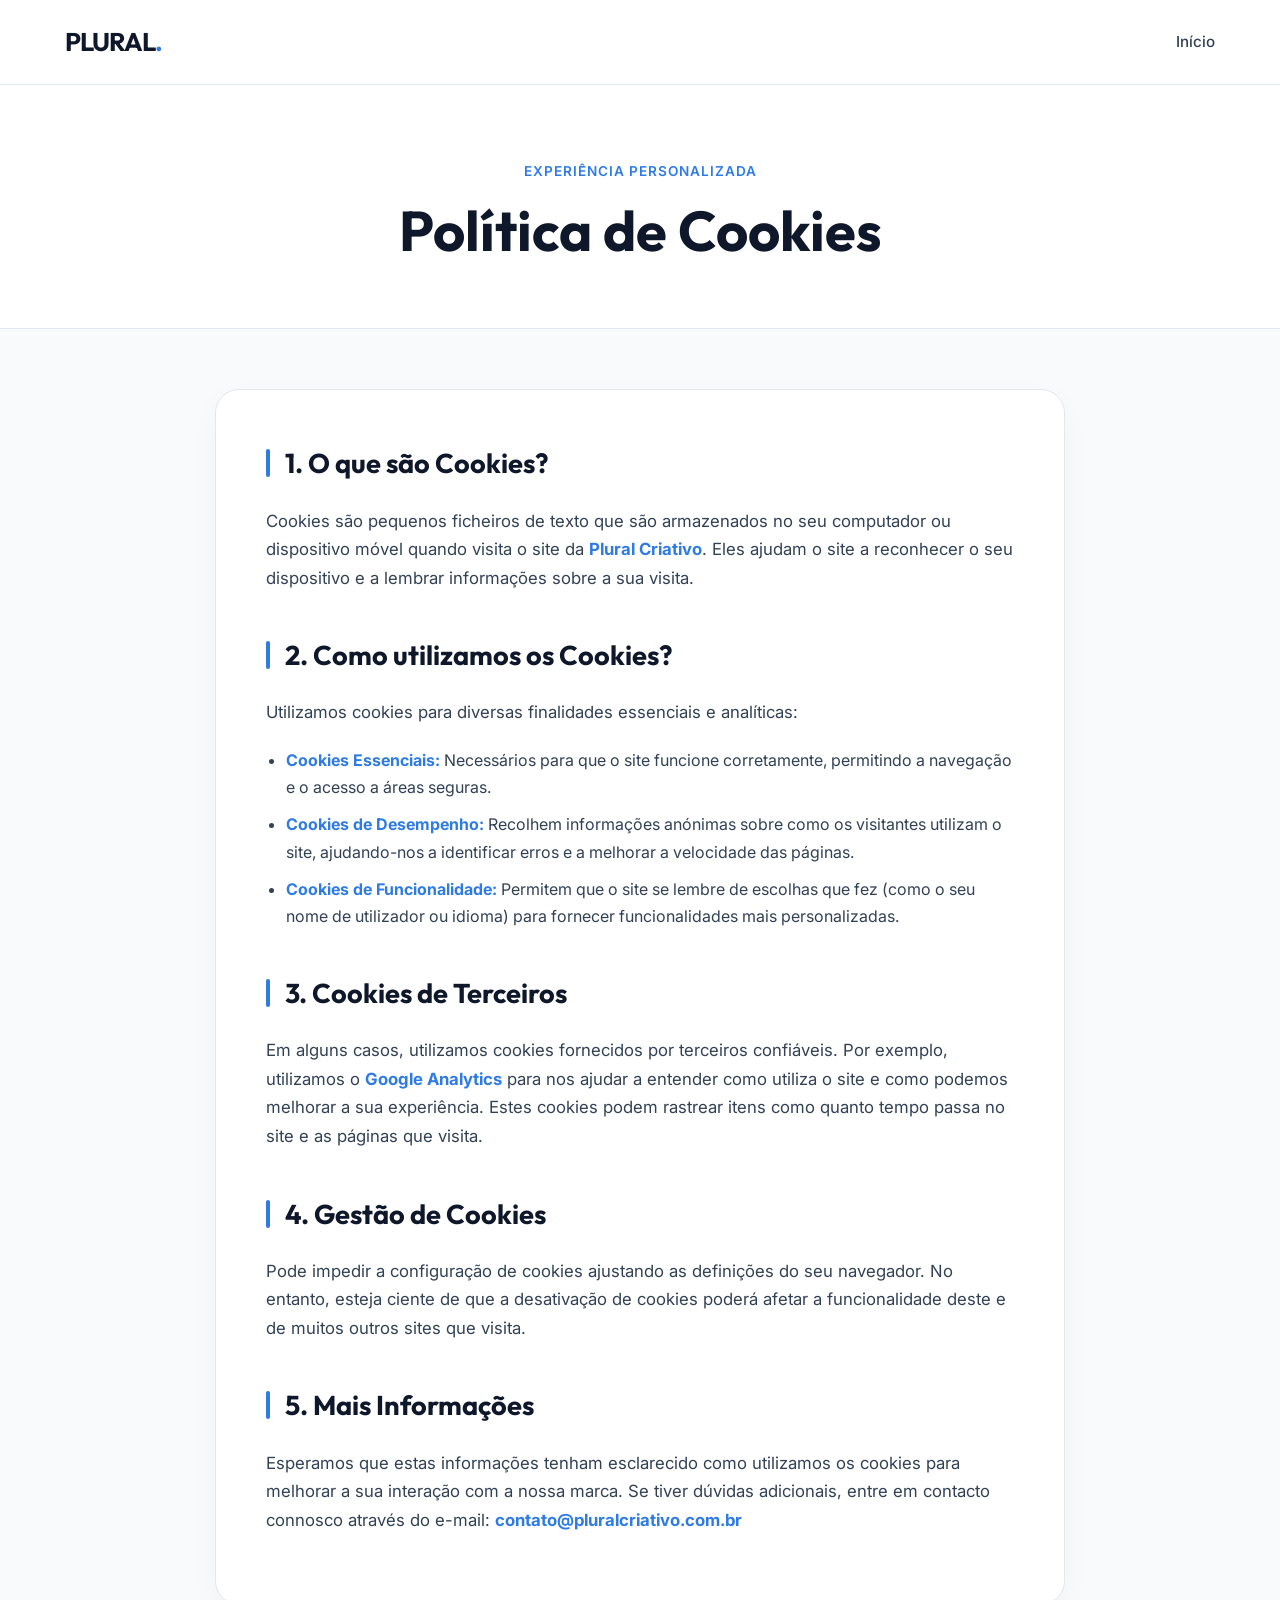
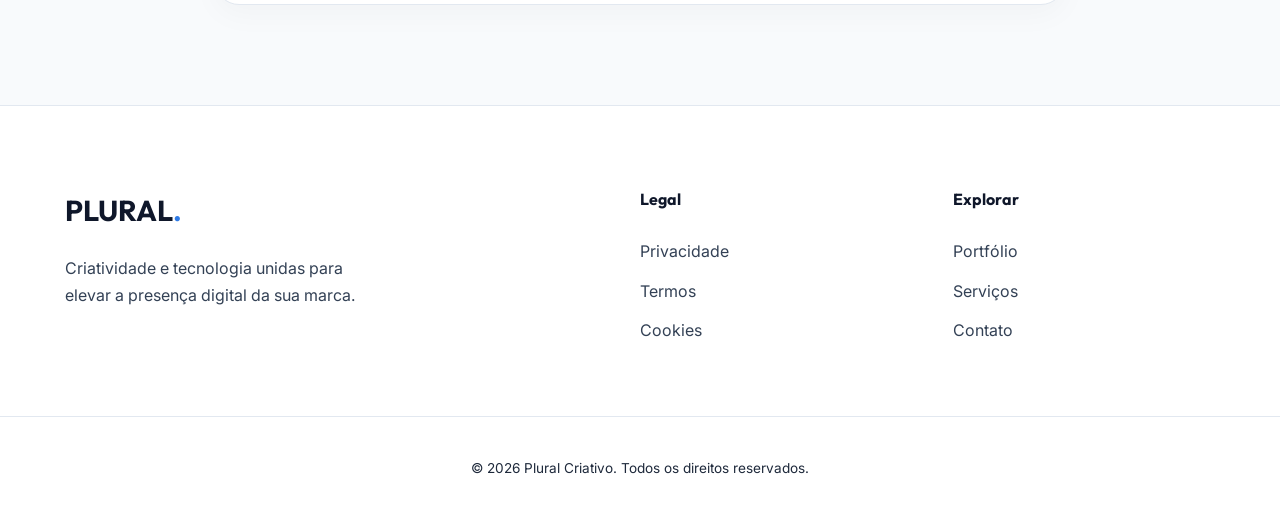
<file: paginas/politica-de-cookies.html>
<!doctype html>
<html lang="pt-BR">
  <head>
    <meta charset="UTF-8" />
    <meta
      name="viewport"
      content="width=device-width, initial-scale=1.0, maximum-scale=1.0, user-scalable=no"
    />
    <title>Política de Cookies — Plural Criativo</title>

    <link
      rel="stylesheet"
      href="https://cdnjs.cloudflare.com/ajax/libs/font-awesome/6.0.0/css/all.min.css"
    />
    <link
      href="https://fonts.googleapis.com/css2?family=Inter:wght@300;400;600;700&family=Outfit:wght@400;600;700&display=swap"
      rel="stylesheet"
    />

    <style>
      :root {
        --primary-500: #2f7be6;
        --primary-400: #4aa3ff;
        --primary-600: #1e61c0;
        --white: #ffffff;
        --gray-50: #f8fafc;
        --gray-100: #f1f5f9;
        --gray-200: #e2e8f0;
        --gray-700: #334155;
        --gray-800: #1e293b;
        --gray-900: #0f172a;
        --transition: 0.4s cubic-bezier(0.4, 0, 0.2, 1);
      }

      * {
        margin: 0;
        padding: 0;
        box-sizing: border-box;
      }

      body {
        font-family: "Inter", sans-serif;
        background-color: var(--gray-50);
        color: var(--gray-800);
        line-height: 1.7;
        overflow-x: hidden;
      }

      header {
        position: fixed;
        top: 0;
        width: 100%;
        z-index: 1000;
        padding: 20px 0;
        background: rgba(255, 255, 255, 0.9);
        backdrop-filter: blur(15px);
        border-bottom: 1px solid var(--gray-200);
        transition: var(--transition);
      }

      header.scrolled {
        padding: 15px 0;
        background: rgba(255, 255, 255, 0.98);
        box-shadow: 0 4px 20px rgba(0, 0, 0, 0.05);
      }

      .container {
        max-width: 1200px;
        margin: 0 auto;
        padding: 0 25px;
        display: flex;
        justify-content: space-between;
        align-items: center;
      }

      .logo {
        font-family: "Outfit", sans-serif;
        font-size: 1.6rem;
        font-weight: 700;
        color: var(--gray-900);
        text-decoration: none;
        letter-spacing: -1px;
      }

      .logo span {
        color: var(--primary-500);
      }

      nav ul {
        display: flex;
        list-style: none;
        gap: 30px;
        align-items: center;
      }

      nav a {
        color: var(--gray-700);
        text-decoration: none;
        font-weight: 500;
        font-size: 0.95rem;
        transition: var(--transition);
      }

      nav a:hover {
        color: var(--primary-500);
      }

      .policy-hero {
        padding: 160px 0 40px;
        text-align: center;
        background: var(--white);
        border-bottom: 1px solid var(--gray-200);
      }

      .policy-hero h1 {
        font-family: "Outfit", sans-serif;
        font-size: clamp(2.5rem, 6vw, 3.5rem);
        margin-bottom: 10px;
        color: var(--gray-900);
      }

      .policy-hero p {
        color: var(--primary-500);
        font-weight: 600;
        letter-spacing: 1px;
        text-transform: uppercase;
        font-size: 0.85rem;
      }

      .content-wrap {
        max-width: 900px;
        margin: 60px auto 100px;
        padding: 0 25px;
      }

      .card {
        background: var(--white);
        border: 1px solid var(--gray-200);
        border-radius: 24px;
        padding: 50px;
        box-shadow: 0 10px 30px rgba(0, 0, 0, 0.03);
      }

      .card h2 {
        font-family: "Outfit", sans-serif;
        color: var(--gray-900);
        margin: 40px 0 20px;
        font-size: 1.7rem;
        display: flex;
        align-items: center;
        gap: 15px;
      }

      .card h2::before {
        content: "";
        width: 4px;
        height: 28px;
        background: var(--primary-500);
        border-radius: 2px;
      }

      .card h2:first-child {
        margin-top: 0;
      }

      .card p {
        color: var(--gray-700);
        margin-bottom: 20px;
        font-size: 1.05rem;
      }

      .card ul {
        margin-bottom: 20px;
        padding-left: 20px;
        color: var(--gray-700);
      }

      .card li {
        margin-bottom: 10px;
      }

      .card strong {
        color: var(--primary-500);
      }

      footer {
        background: var(--white);
        padding: 80px 0 40px;
        border-top: 1px solid var(--gray-200);
      }

      .footer-grid {
        display: grid;
        grid-template-columns: 2fr 1fr 1fr;
        gap: 50px;
        margin-bottom: 60px;
        max-width: 1200px;
        margin: 0 auto 60px;
        padding: 0 25px;
      }

      .footer-logo {
        font-family: "Outfit", sans-serif;
        font-size: 1.8rem;
        font-weight: 700;
        color: var(--gray-900);
        margin-bottom: 20px;
        display: block;
        text-decoration: none;
      }

      .footer-logo span {
        color: var(--primary-500);
      }

      .footer-desc {
        color: var(--gray-700);
        max-width: 320px;
      }

      .footer-col h4 {
        color: var(--gray-900);
        margin-bottom: 25px;
        font-family: "Outfit", sans-serif;
      }

      .footer-col ul {
        list-style: none;
        padding: 0;
      }
      .footer-col li {
        margin-bottom: 12px;
      }
      .footer-col a {
        color: var(--gray-700);
        text-decoration: none;
        transition: var(--transition);
      }
      .footer-col a:hover {
        color: var(--primary-500);
        padding-left: 5px;
      }

      .footer-bottom {
        text-align: center;
        padding-top: 40px;
        border-top: 1px solid var(--gray-200);
        color: var(--gray-500);
        font-size: 0.85rem;
      }

      #btnTop {
        position: fixed;
        bottom: 30px;
        right: 30px;
        width: 50px;
        height: 50px;
        background: var(--primary-500);
        color: white;
        border: none;
        border-radius: 50%;
        display: none;
        cursor: pointer;
        z-index: 1001;
        box-shadow: 0 10px 20px rgba(47, 123, 230, 0.3);
        transition: 0.3s;
      }

      @media (max-width: 768px) {
        .nav-desktop {
          display: none;
        }
        .footer-grid {
          grid-template-columns: 1fr;
        }
        .card {
          padding: 30px 20px;
        }
      }
    </style>
  </head>
  <body>
    <header id="mainHeader">
      <div class="container">
        <a href="../index.html" class="logo">PLURAL<span>.</span></a>
        <nav class="nav-desktop">
          <ul>
            <li><a href="../index.html">Início</a></li>
          </ul>
        </nav>
      </div>
    </header>

    <main>
      <section class="policy-hero">
        <p>Experiência Personalizada</p>
        <h1>Política de Cookies</h1>
      </section>

      <section class="content-wrap">
        <div class="card">
          <article>
            <h2>1. O que são Cookies?</h2>
            <p>
              Cookies são pequenos ficheiros de texto que são armazenados no seu
              computador ou dispositivo móvel quando visita o site da
              <strong>Plural Criativo</strong>. Eles ajudam o site a reconhecer
              o seu dispositivo e a lembrar informações sobre a sua visita.
            </p>

            <h2>2. Como utilizamos os Cookies?</h2>
            <p>
              Utilizamos cookies para diversas finalidades essenciais e
              analíticas:
            </p>
            <ul>
              <li>
                <strong>Cookies Essenciais:</strong> Necessários para que o site
                funcione corretamente, permitindo a navegação e o acesso a áreas
                seguras.
              </li>
              <li>
                <strong>Cookies de Desempenho:</strong> Recolhem informações
                anónimas sobre como os visitantes utilizam o site, ajudando-nos
                a identificar erros e a melhorar a velocidade das páginas.
              </li>
              <li>
                <strong>Cookies de Funcionalidade:</strong> Permitem que o site
                se lembre de escolhas que fez (como o seu nome de utilizador ou
                idioma) para fornecer funcionalidades mais personalizadas.
              </li>
            </ul>

            <h2>3. Cookies de Terceiros</h2>
            <p>
              Em alguns casos, utilizamos cookies fornecidos por terceiros
              confiáveis. Por exemplo, utilizamos o
              <strong>Google Analytics</strong> para nos ajudar a entender como
              utiliza o site e como podemos melhorar a sua experiência. Estes
              cookies podem rastrear itens como quanto tempo passa no site e as
              páginas que visita.
            </p>

            <h2>4. Gestão de Cookies</h2>
            <p>
              Pode impedir a configuração de cookies ajustando as definições do
              seu navegador. No entanto, esteja ciente de que a desativação de
              cookies poderá afetar a funcionalidade deste e de muitos outros
              sites que visita.
            </p>

            <h2>5. Mais Informações</h2>
            <p>
              Esperamos que estas informações tenham esclarecido como utilizamos
              os cookies para melhorar a sua interação com a nossa marca. Se
              tiver dúvidas adicionais, entre em contacto connosco através do
              e-mail: <strong>contato@pluralcriativo.com.br</strong>
            </p>
          </article>
        </div>
      </section>
    </main>

    <footer>
      <div class="footer-grid">
        <div class="footer-brand">
          <a href="../index.html" class="footer-logo">PLURAL<span>.</span></a>
          <p class="footer-desc">
            Criatividade e tecnologia unidas para elevar a presença digital da
            sua marca.
          </p>
        </div>

        <div class="footer-col">
          <h4>Legal</h4>
          <ul>
            <li><a href="politica-de-privacidade.html">Privacidade</a></li>
            <li><a href="termos-de-uso.html">Termos</a></li>
            <li><a href="politica-de-cookies.html">Cookies</a></li>
          </ul>
        </div>

        <div class="footer-col">
          <h4>Explorar</h4>
          <ul>
            <li><a href="../index.html#portfolio">Portfólio</a></li>
            <li><a href="../index.html#servicos">Serviços</a></li>
            <li><a href="../index.html#contato">Contato</a></li>
          </ul>
        </div>
      </div>
      <div class="footer-bottom">
        <p>
          &copy; <span id="year"></span> Plural Criativo. Todos os direitos
          reservados.
        </p>
      </div>
    </footer>

    <button id="btnTop"><i class="fas fa-chevron-up"></i></button>

    <script>
      window.onscroll = function () {
        const header = document.getElementById("mainHeader");
        const btn = document.getElementById("btnTop");
        if (
          document.body.scrollTop > 50 ||
          document.documentElement.scrollTop > 50
        ) {
          header.classList.add("scrolled");
          btn.style.display = "block";
        } else {
          header.classList.remove("scrolled");
          btn.style.display = "none";
        }
      };

      document.getElementById("btnTop").onclick = function () {
        window.scrollTo({ top: 0, behavior: "smooth" });
      };

      document.getElementById("year").textContent = new Date().getFullYear();
    </script>
  </body>
</html>
</file>
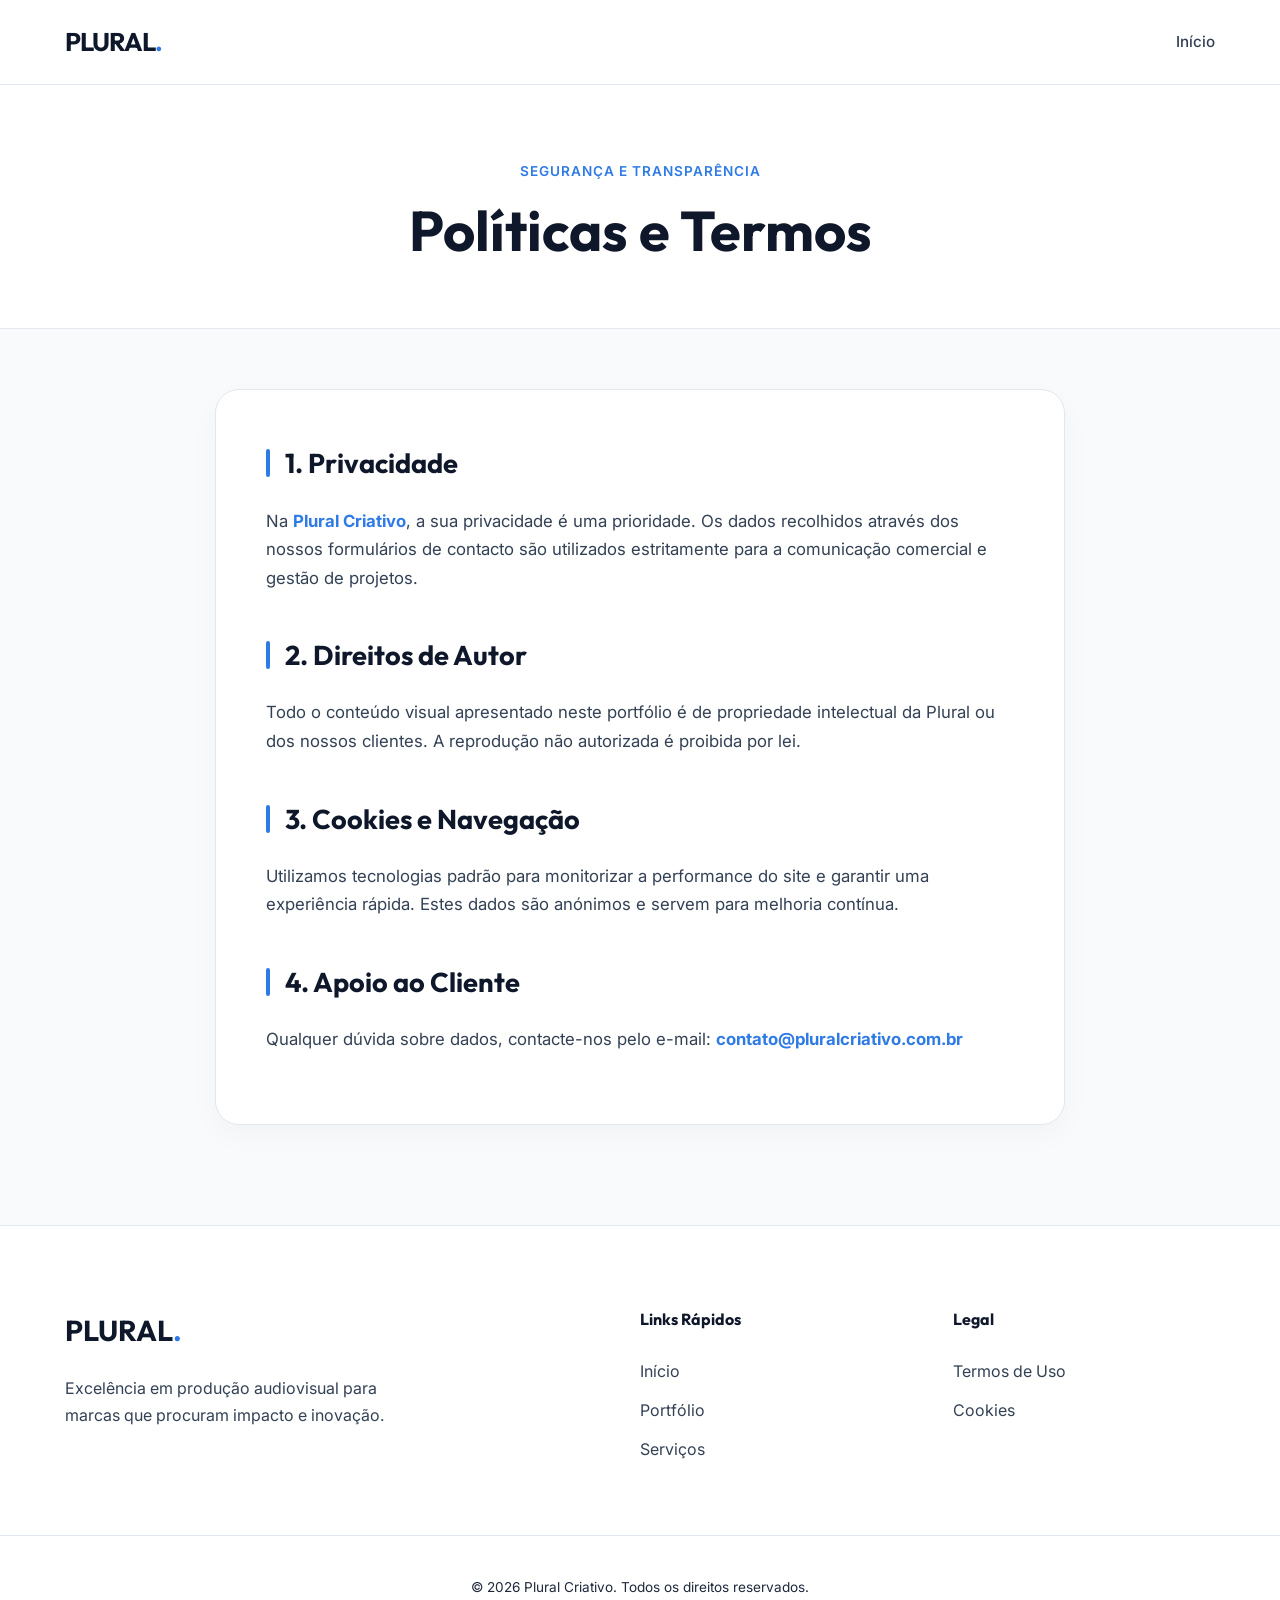
<file: paginas/politica-de-privacidade.html>
<!DOCTYPE html>
<html lang="pt-BR">
<head>
  <meta charset="UTF-8" />
  <meta name="viewport" content="width=device-width, initial-scale=1.0, maximum-scale=1.0, user-scalable=no" />
  <title>Políticas e Termos — Plural Criativo</title>

  <link rel="stylesheet" href="https://cdnjs.cloudflare.com/ajax/libs/font-awesome/6.0.0/css/all.min.css" />
  <link href="https://fonts.googleapis.com/css2?family=Inter:wght@300;400;600;700&family=Outfit:wght@400;600;700&display=swap" rel="stylesheet" />

  <style>
    :root {
      --primary-500: #2f7be6;
      --primary-400: #4aa3ff;
      --primary-600: #1e61c0;
      --white: #ffffff;
      --gray-50: #f8fafc;
      --gray-100: #f1f5f9;
      --gray-200: #e2e8f0;
      --gray-300: #cbd5e1;
      --gray-700: #334155;
      --gray-800: #1e293b;
      --gray-900: #0f172a;
      --transition: 0.4s cubic-bezier(0.4, 0, 0.2, 1);
    }

    * { margin: 0; padding: 0; box-sizing: border-box; }

    body {
      font-family: "Inter", sans-serif;
      background-color: var(--gray-50);
      color: var(--gray-800);
      line-height: 1.7;
      overflow-x: hidden;
    }

    header {
      position: fixed;
      top: 0;
      width: 100%;
      z-index: 1000;
      padding: 20px 0;
      background: rgba(255, 255, 255, 0.9);
      backdrop-filter: blur(15px);
      border-bottom: 1px solid var(--gray-200);
      transition: var(--transition);
    }

    header.scrolled {
      padding: 15px 0;
      background: rgba(255, 255, 255, 0.98);
      box-shadow: 0 4px 20px rgba(0, 0, 0, 0.05);
    }

    .container {
      max-width: 1200px;
      margin: 0 auto;
      padding: 0 25px;
      display: flex;
      justify-content: space-between;
      align-items: center;
    }

    .logo {
      font-family: "Outfit", sans-serif;
      font-size: 1.6rem;
      font-weight: 700;
      color: var(--gray-900);
      text-decoration: none;
      letter-spacing: -1px;
    }

    .logo span { color: var(--primary-500); }

    nav ul {
      display: flex;
      list-style: none;
      gap: 30px;
      align-items: center;
    }

    nav a {
      color: var(--gray-700);
      text-decoration: none;
      font-weight: 500;
      font-size: 0.95rem;
      transition: var(--transition);
    }

    nav a:hover { color: var(--primary-500); }

    .btn-blue {
      background: var(--primary-500);
      color: var(--white) !important;
      padding: 10px 22px;
      border-radius: 50px;
      font-weight: 600;
    }

    .policy-hero {
      padding: 160px 0 40px;
      text-align: center;
      background: var(--white);
      border-bottom: 1px solid var(--gray-200);
    }

    .policy-hero h1 {
      font-family: "Outfit", sans-serif;
      font-size: clamp(2.5rem, 6vw, 3.5rem);
      margin-bottom: 10px;
      color: var(--gray-900);
    }

    .policy-hero p {
      color: var(--primary-500);
      font-weight: 600;
      letter-spacing: 1px;
      text-transform: uppercase;
      font-size: 0.85rem;
    }

    .content-wrap {
      max-width: 900px;
      margin: 60px auto 100px;
      padding: 0 25px;
    }

    .card {
      background: var(--white);
      border: 1px solid var(--gray-200);
      border-radius: 24px;
      padding: 50px;
      box-shadow: 0 10px 30px rgba(0, 0, 0, 0.03);
    }

    .card h2 {
      font-family: "Outfit", sans-serif;
      color: var(--gray-900);
      margin: 40px 0 20px;
      font-size: 1.7rem;
      display: flex;
      align-items: center;
      gap: 15px;
    }

    .card h2::before {
      content: "";
      width: 4px;
      height: 28px;
      background: var(--primary-500);
      border-radius: 2px;
    }

    .card h2:first-child { margin-top: 0; }

    .card p {
      color: var(--gray-700);
      margin-bottom: 20px;
      font-size: 1.05rem;
    }

    .card strong { color: var(--primary-500); }

    footer {
      background: var(--white);
      padding: 80px 0 40px;
      border-top: 1px solid var(--gray-200);
    }

    .footer-grid {
      display: grid;
      grid-template-columns: 2fr 1fr 1fr;
      gap: 50px;
      margin-bottom: 60px;
      max-width: 1200px;
      margin-left: auto;
      margin-right: auto;
      padding: 0 25px;
    }

    .footer-logo {
      font-family: "Outfit", sans-serif;
      font-size: 1.8rem;
      font-weight: 700;
      color: var(--gray-900);
      margin-bottom: 20px;
      display: block;
      text-decoration: none;
    }

    .footer-logo span { color: var(--primary-500); }

    .footer-desc { color: var(--gray-700); max-width: 320px; }

    .footer-col h4 {
      color: var(--gray-900);
      margin-bottom: 25px;
      font-family: "Outfit", sans-serif;
    }

    .footer-col ul { list-style: none; }
    .footer-col li { margin-bottom: 12px; }
    .footer-col a {
      color: var(--gray-700);
      text-decoration: none;
      transition: var(--transition);
    }
    .footer-col a:hover { color: var(--primary-500); padding-left: 5px; }

    .footer-bottom {
      text-align: center;
      padding-top: 40px;
      border-top: 1px solid var(--gray-200);
      color: var(--gray-500);
      font-size: 0.85rem;
    }

    #btnTop {
      position: fixed;
      bottom: 30px;
      right: 30px;
      width: 50px;
      height: 50px;
      background: var(--primary-500);
      color: white;
      border: none;
      border-radius: 50%;
      display: none;
      cursor: pointer;
      z-index: 1001;
      box-shadow: 0 10px 20px rgba(47, 123, 230, 0.3);
      transition: 0.3s;
    }

    #btnTop:hover {
      transform: translateY(-5px);
      background: var(--primary-600);
    }

    @media (max-width: 768px) {
      .nav-desktop { display: none; }
      .footer-grid { grid-template-columns: 1fr; gap: 40px; }
      .card { padding: 30px 20px; }
      .policy-hero h1 { font-size: 2.2rem; }
      .policy-hero { padding: 140px 0 40px; }
    }
  </style>
</head>
<body>
  <header id="mainHeader">
    <div class="container">
      <a href="../index.html" class="logo">PLURAL<span>.</span></a>
      <nav class="nav-desktop">
        <ul>
          <li><a href="../index.html">Início</a></li>
        </ul>
      </nav>
    </div>
  </header>

  <main>
    <section class="policy-hero">
      <p>Segurança e Transparência</p>
      <h1>Políticas e Termos</h1>
    </section>

    <section class="content-wrap">
      <div class="card">
        <article>
          <h2>1. Privacidade</h2>
          <p>
            Na <strong>Plural Criativo</strong>, a sua privacidade é uma prioridade. Os dados recolhidos através dos nossos formulários de contacto são utilizados estritamente para a comunicação comercial e gestão de projetos.
          </p>

          <h2>2. Direitos de Autor</h2>
          <p>
            Todo o conteúdo visual apresentado neste portfólio é de propriedade intelectual da Plural ou dos nossos clientes. A reprodução não autorizada é proibida por lei.
          </p>

          <h2>3. Cookies e Navegação</h2>
          <p>
            Utilizamos tecnologias padrão para monitorizar a performance do site e garantir uma experiência rápida. Estes dados são anónimos e servem para melhoria contínua.
          </p>

          <h2>4. Apoio ao Cliente</h2>
          <p>
            Qualquer dúvida sobre dados, contacte-nos pelo e-mail:
            <strong>contato@pluralcriativo.com.br</strong>
          </p>
        </article>
      </div>
    </section>
  </main>

  <footer>
    <div class="footer-grid">
      <div class="footer-brand">
        <a href="../index.html" class="footer-logo">PLURAL<span>.</span></a>
        <p class="footer-desc">
          Excelência em produção audiovisual para marcas que procuram impacto e inovação.
        </p>
      </div>

      <div class="footer-col">
        <h4>Links Rápidos</h4>
        <ul>
          <li><a href="../index.html">Início</a></li>
          <li><a href="../index.html#portfolio">Portfólio</a></li>
          <li><a href="../index.html#servicos">Serviços</a></li>
        </ul>
      </div>

      <div class="footer-col">
        <h4>Legal</h4>
        <ul>
          <li><a href="termos-de-uso.html">Termos de Uso</a></li>
          <li><a href="politica-de-cookies.html">Cookies</a></li>
        </ul>
      </div>
    </div>

    <div class="footer-bottom">
      <p>&copy; <span id="year"></span> Plural Criativo. Todos os direitos reservados.</p>
    </div>
  </footer>

  <button id="btnTop"><i class="fas fa-chevron-up"></i></button>

  <script>
    window.onscroll = function () {
      const header = document.getElementById("mainHeader");
      const btn = document.getElementById("btnTop");
      if (document.body.scrollTop > 50 || document.documentElement.scrollTop > 50) {
        header.classList.add("scrolled");
        btn.style.display = "block";
      } else {
        header.classList.remove("scrolled");
        btn.style.display = "none";
      }
    };

    document.getElementById("btnTop").onclick = function () {
      window.scrollTo({ top: 0, behavior: "smooth" });
    };

    document.getElementById("year").textContent = new Date().getFullYear();
  </script>
</body>
</html>
</file>
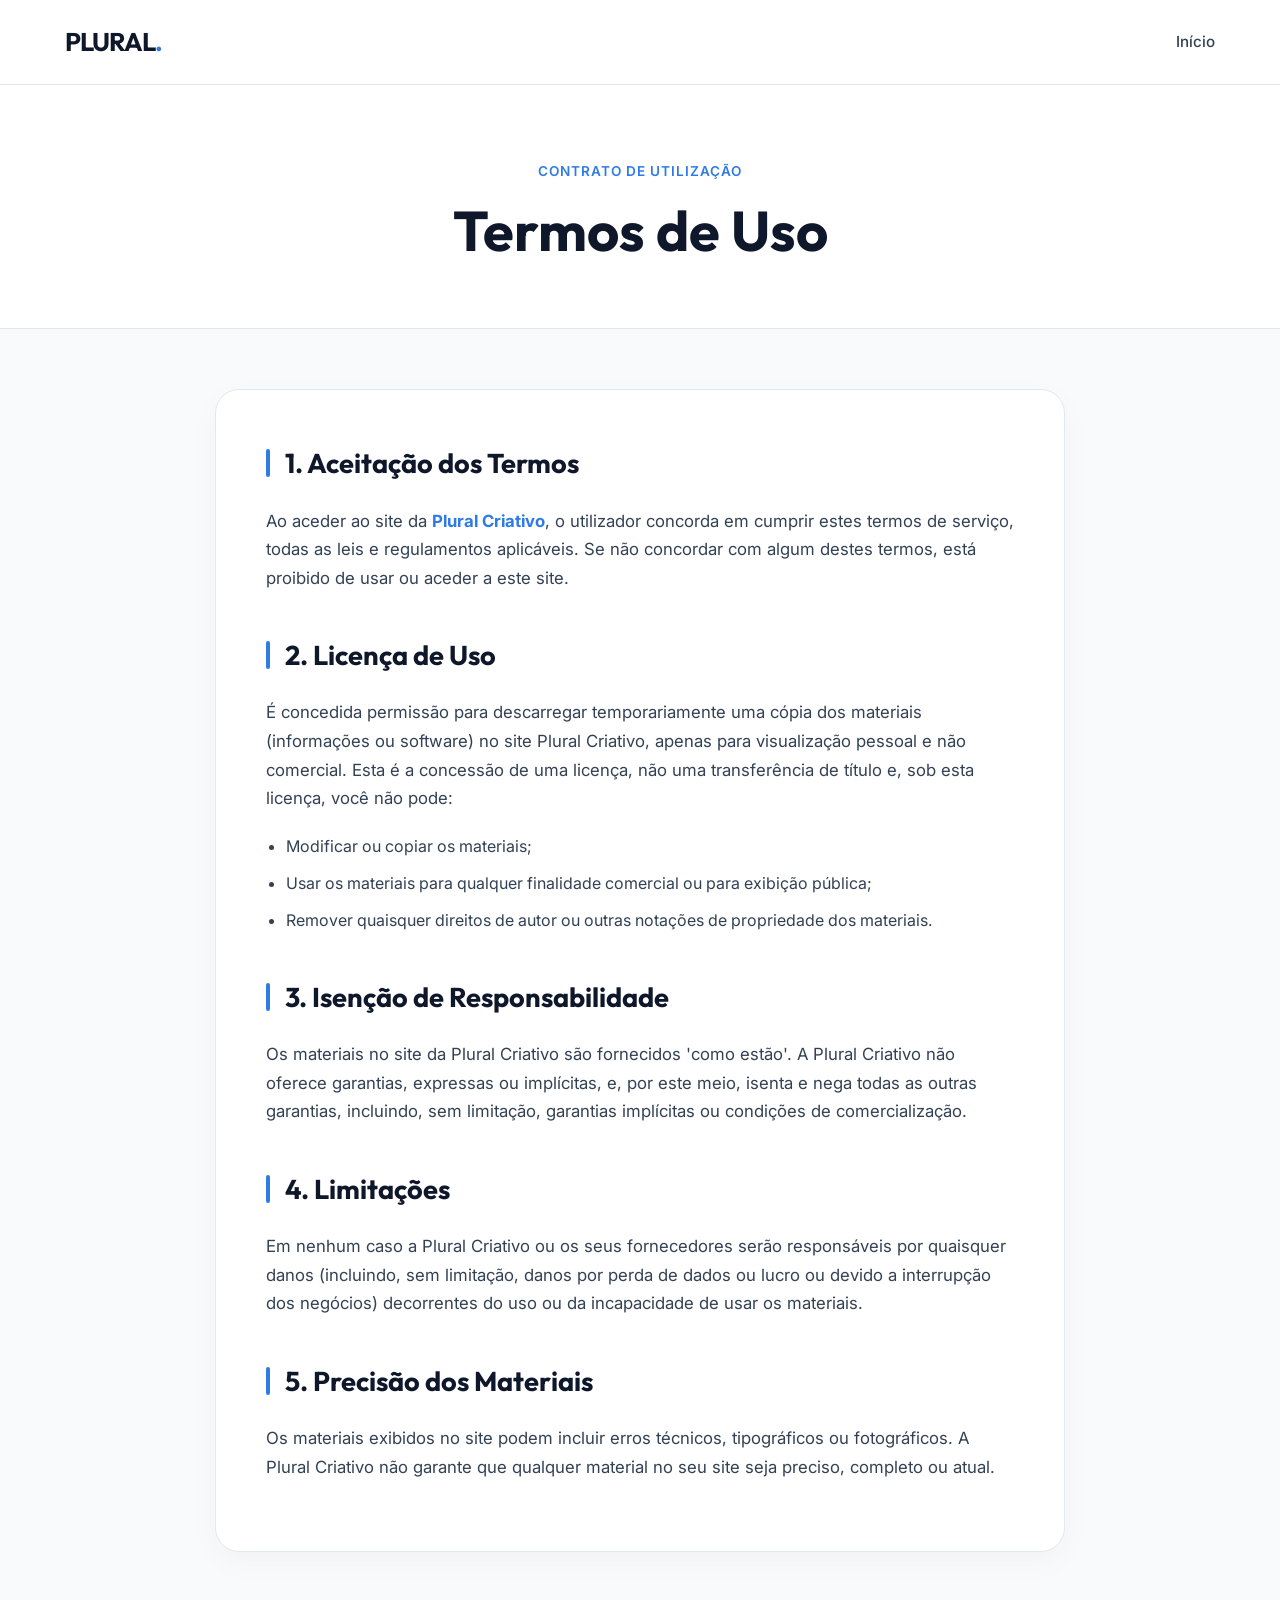
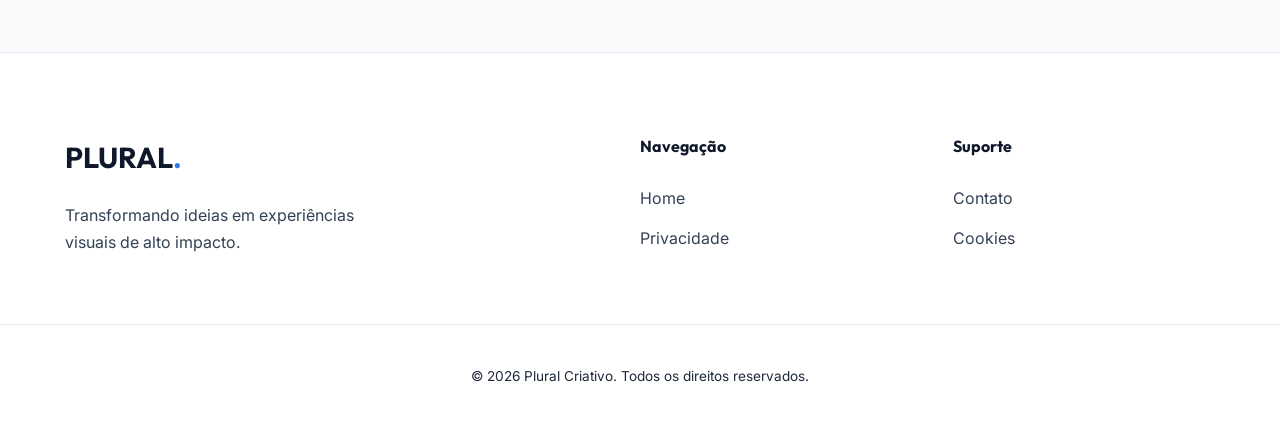
<file: paginas/termos-de-uso.html>
<!doctype html>
<html lang="pt-BR">
  <head>
    <meta charset="UTF-8" />
    <meta
      name="viewport"
      content="width=device-width, initial-scale=1.0, maximum-scale=1.0, user-scalable=no"
    />
    <title>Termos de Uso — Plural Criativo</title>

    <link
      rel="stylesheet"
      href="https://cdnjs.cloudflare.com/ajax/libs/font-awesome/6.0.0/css/all.min.css"
    />
    <link
      href="https://fonts.googleapis.com/css2?family=Inter:wght@300;400;600;700&family=Outfit:wght@400;600;700&display=swap"
      rel="stylesheet"
    />

    <style>
      :root {
        --primary-500: #2f7be6;
        --primary-400: #4aa3ff;
        --primary-600: #1e61c0;
        --white: #ffffff;
        --gray-50: #f8fafc;
        --gray-100: #f1f5f9;
        --gray-200: #e2e8f0;
        --gray-700: #334155;
        --gray-800: #1e293b;
        --gray-900: #0f172a;
        --transition: 0.4s cubic-bezier(0.4, 0, 0.2, 1);
      }

      * {
        margin: 0;
        padding: 0;
        box-sizing: border-box;
      }

      body {
        font-family: "Inter", sans-serif;
        background-color: var(--gray-50);
        color: var(--gray-800);
        line-height: 1.7;
        overflow-x: hidden;
      }

      header {
        position: fixed;
        top: 0;
        width: 100%;
        z-index: 1000;
        padding: 20px 0;
        background: rgba(255, 255, 255, 0.9);
        backdrop-filter: blur(15px);
        border-bottom: 1px solid var(--gray-200);
        transition: var(--transition);
      }

      header.scrolled {
        padding: 15px 0;
        background: rgba(255, 255, 255, 0.98);
        box-shadow: 0 4px 20px rgba(0, 0, 0, 0.05);
      }

      .container {
        max-width: 1200px;
        margin: 0 auto;
        padding: 0 25px;
        display: flex;
        justify-content: space-between;
        align-items: center;
      }

      .logo {
        font-family: "Outfit", sans-serif;
        font-size: 1.6rem;
        font-weight: 700;
        color: var(--gray-900);
        text-decoration: none;
        letter-spacing: -1px;
      }

      .logo span {
        color: var(--primary-500);
      }

      nav ul {
        display: flex;
        list-style: none;
        gap: 30px;
        align-items: center;
      }

      nav a {
        color: var(--gray-700);
        text-decoration: none;
        font-weight: 500;
        font-size: 0.95rem;
        transition: var(--transition);
      }

      nav a:hover {
        color: var(--primary-500);
      }

      .policy-hero {
        padding: 160px 0 40px;
        text-align: center;
        background: var(--white);
        border-bottom: 1px solid var(--gray-200);
      }

      .policy-hero h1 {
        font-family: "Outfit", sans-serif;
        font-size: clamp(2.5rem, 6vw, 3.5rem);
        margin-bottom: 10px;
        color: var(--gray-900);
      }

      .policy-hero p {
        color: var(--primary-500);
        font-weight: 600;
        letter-spacing: 1px;
        text-transform: uppercase;
        font-size: 0.85rem;
      }

      .content-wrap {
        max-width: 900px;
        margin: 60px auto 100px;
        padding: 0 25px;
      }

      .card {
        background: var(--white);
        border: 1px solid var(--gray-200);
        border-radius: 24px;
        padding: 50px;
        box-shadow: 0 10px 30px rgba(0, 0, 0, 0.03);
      }

      .card h2 {
        font-family: "Outfit", sans-serif;
        color: var(--gray-900);
        margin: 40px 0 20px;
        font-size: 1.7rem;
        display: flex;
        align-items: center;
        gap: 15px;
      }

      .card h2::before {
        content: "";
        width: 4px;
        height: 28px;
        background: var(--primary-500);
        border-radius: 2px;
      }

      .card h2:first-child {
        margin-top: 0;
      }

      .card p {
        color: var(--gray-700);
        margin-bottom: 20px;
        font-size: 1.05rem;
      }

      .card ul {
        margin-bottom: 20px;
        padding-left: 20px;
        color: var(--gray-700);
      }

      .card li {
        margin-bottom: 10px;
      }

      .card strong {
        color: var(--primary-500);
      }

      footer {
        background: var(--white);
        padding: 80px 0 40px;
        border-top: 1px solid var(--gray-200);
      }

      .footer-grid {
        display: grid;
        grid-template-columns: 2fr 1fr 1fr;
        gap: 50px;
        margin-bottom: 60px;
        max-width: 1200px;
        margin: 0 auto 60px;
        padding: 0 25px;
      }

      .footer-logo {
        font-family: "Outfit", sans-serif;
        font-size: 1.8rem;
        font-weight: 700;
        color: var(--gray-900);
        margin-bottom: 20px;
        display: block;
        text-decoration: none;
      }

      .footer-logo span {
        color: var(--primary-500);
      }

      .footer-desc {
        color: var(--gray-700);
        max-width: 320px;
      }

      .footer-col h4 {
        color: var(--gray-900);
        margin-bottom: 25px;
        font-family: "Outfit", sans-serif;
      }

      .footer-col ul {
        list-style: none;
        padding: 0;
      }
      .footer-col li {
        margin-bottom: 12px;
      }
      .footer-col a {
        color: var(--gray-700);
        text-decoration: none;
        transition: var(--transition);
      }
      .footer-col a:hover {
        color: var(--primary-500);
        padding-left: 5px;
      }

      .footer-bottom {
        text-align: center;
        padding-top: 40px;
        border-top: 1px solid var(--gray-200);
        color: var(--gray-500);
        font-size: 0.85rem;
      }

      #btnTop {
        position: fixed;
        bottom: 30px;
        right: 30px;
        width: 50px;
        height: 50px;
        background: var(--primary-500);
        color: white;
        border: none;
        border-radius: 50%;
        display: none;
        cursor: pointer;
        z-index: 1001;
        box-shadow: 0 10px 20px rgba(47, 123, 230, 0.3);
        transition: 0.3s;
      }

      @media (max-width: 768px) {
        .nav-desktop {
          display: none;
        }
        .footer-grid {
          grid-template-columns: 1fr;
        }
        .card {
          padding: 30px 20px;
        }
      }
    </style>
  </head>
  <body>
    <header id="mainHeader">
      <div class="container">
        <a href="../index.html" class="logo">PLURAL<span>.</span></a>
        <nav class="nav-desktop">
          <ul>
            <li><a href="../index.html">Início</a></li>
          </ul>
        </nav>
      </div>
    </header>

    <main>
      <section class="policy-hero">
        <p>Contrato de Utilização</p>
        <h1>Termos de Uso</h1>
      </section>

      <section class="content-wrap">
        <div class="card">
          <article>
            <h2>1. Aceitação dos Termos</h2>
            <p>
              Ao aceder ao site da <strong>Plural Criativo</strong>, o
              utilizador concorda em cumprir estes termos de serviço, todas as
              leis e regulamentos aplicáveis. Se não concordar com algum destes
              termos, está proibido de usar ou aceder a este site.
            </p>

            <h2>2. Licença de Uso</h2>
            <p>
              É concedida permissão para descarregar temporariamente uma cópia
              dos materiais (informações ou software) no site Plural Criativo,
              apenas para visualização pessoal e não comercial. Esta é a
              concessão de uma licença, não uma transferência de título e, sob
              esta licença, você não pode:
            </p>
            <ul>
              <li>Modificar ou copiar os materiais;</li>
              <li>
                Usar os materiais para qualquer finalidade comercial ou para
                exibição pública;
              </li>
              <li>
                Remover quaisquer direitos de autor ou outras notações de
                propriedade dos materiais.
              </li>
            </ul>

            <h2>3. Isenção de Responsabilidade</h2>
            <p>
              Os materiais no site da Plural Criativo são fornecidos 'como
              estão'. A Plural Criativo não oferece garantias, expressas ou
              implícitas, e, por este meio, isenta e nega todas as outras
              garantias, incluindo, sem limitação, garantias implícitas ou
              condições de comercialização.
            </p>

            <h2>4. Limitações</h2>
            <p>
              Em nenhum caso a Plural Criativo ou os seus fornecedores serão
              responsáveis por quaisquer danos (incluindo, sem limitação, danos
              por perda de dados ou lucro ou devido a interrupção dos negócios)
              decorrentes do uso ou da incapacidade de usar os materiais.
            </p>

            <h2>5. Precisão dos Materiais</h2>
            <p>
              Os materiais exibidos no site podem incluir erros técnicos,
              tipográficos ou fotográficos. A Plural Criativo não garante que
              qualquer material no seu site seja preciso, completo ou atual.
            </p>
          </article>
        </div>
      </section>
    </main>

    <footer>
      <div class="footer-grid">
        <div class="footer-brand">
          <a href="../index.html" class="footer-logo">PLURAL<span>.</span></a>
          <p class="footer-desc">
            Transformando ideias em experiências visuais de alto impacto.
          </p>
        </div>

        <div class="footer-col">
          <h4>Navegação</h4>
          <ul>
            <li><a href="../index.html">Home</a></li>
            <li><a href="politica-de-privacidade.html">Privacidade</a></li>
          </ul>
        </div>

        <div class="footer-col">
          <h4>Suporte</h4>
          <ul>
            <li><a href="../index.html#contato">Contato</a></li>
            <li><a href="politica-de-cookies.html">Cookies</a></li>
          </ul>
        </div>
      </div>
      <div class="footer-bottom">
        <p>
          &copy; <span id="year"></span> Plural Criativo. Todos os direitos
          reservados.
        </p>
      </div>
    </footer>

    <button id="btnTop"><i class="fas fa-chevron-up"></i></button>

    <script>
      window.onscroll = function () {
        const header = document.getElementById("mainHeader");
        const btn = document.getElementById("btnTop");
        if (
          document.body.scrollTop > 50 ||
          document.documentElement.scrollTop > 50
        ) {
          header.classList.add("scrolled");
          btn.style.display = "block";
        } else {
          header.classList.remove("scrolled");
          btn.style.display = "none";
        }
      };

      document.getElementById("btnTop").onclick = function () {
        window.scrollTo({ top: 0, behavior: "smooth" });
      };

      document.getElementById("year").textContent = new Date().getFullYear();
    </script>
  </body>
</html>
</file>
